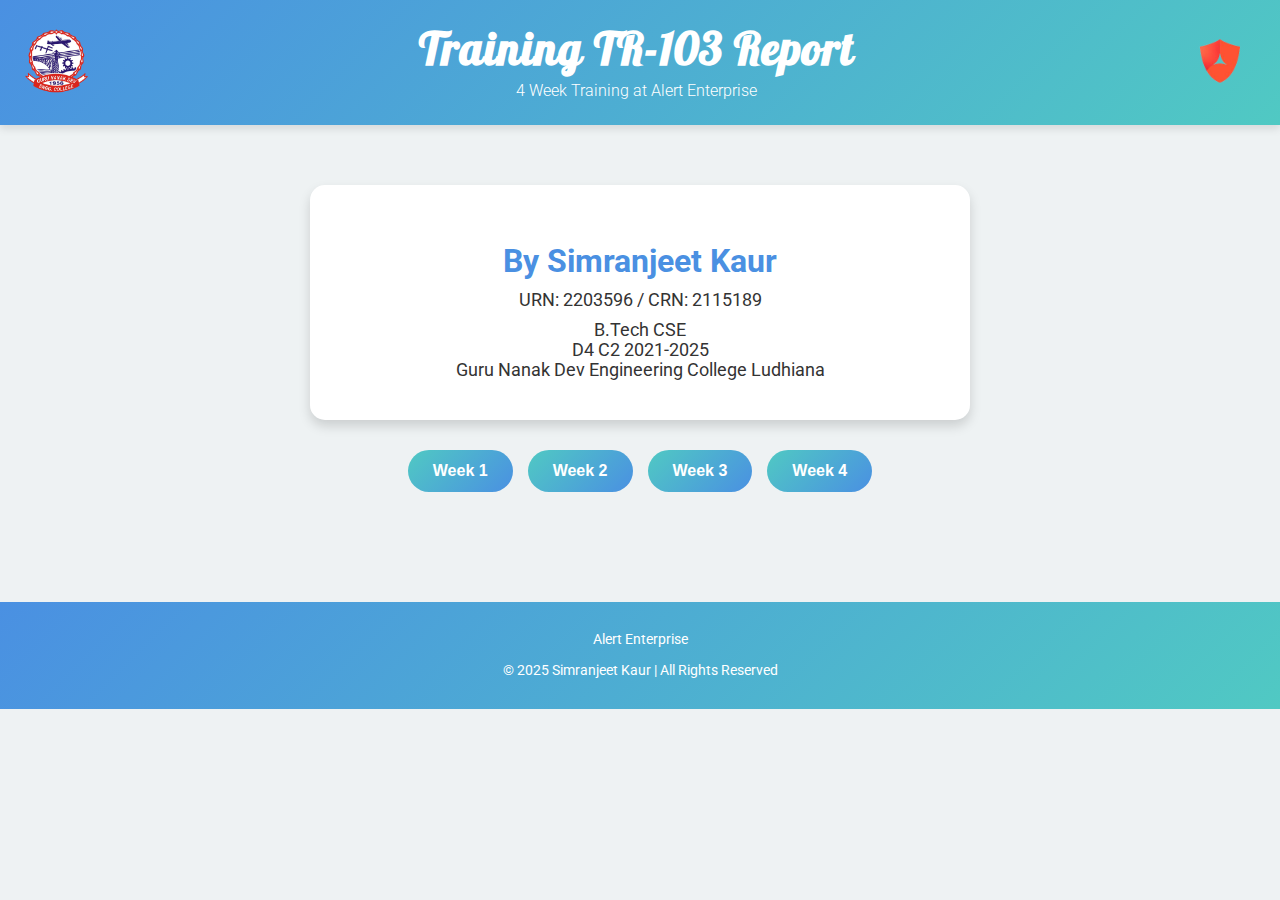
<file: index.html>
<!DOCTYPE html>
<html lang="en">
<head>
    <meta charset="UTF-8">
    <meta name="viewport" content="width=device-width, initial-scale=1.0">
    <title>Training TR-103</title>
    <link href="https://fonts.googleapis.com/css2?family=Roboto:wght@400;700&family=Lobster&display=swap" rel="stylesheet">
    <style>
        body {
            margin: 0;
            font-family: 'Roboto', sans-serif;
            background-color: #eef2f3;
            color: #333;
        }

        .header {
            display: flex;
            justify-content: space-between;
            align-items: center;
            padding: 20px;
            background: linear-gradient(135deg, #4a90e2, #50c9c3);
            color: #fff;
            box-shadow: 0 4px 8px rgba(0, 0, 0, 0.1);
        }

        .header-logo img {
            height: 80px; /* Increased size */
            width: auto; /* Maintain aspect ratio */
        }

        .header-text {
            text-align: center;
        }

        .header-text h1 {
            margin: 0;
            font-family: 'Lobster', cursive;
            font-size: 2.8rem;
            letter-spacing: 1px;
        }

        .header-text p {
            margin: 5px 0;
            font-weight: 300;
            font-size: 1rem;
        }

        main {
            padding: 40px 20px;
            text-align: center;
        }

        .about {
            background: #fff;
            padding: 30px;
            margin: 20px auto;
            border-radius: 15px;
            box-shadow: 0 6px 12px rgba(0, 0, 0, 0.15);
            max-width: 600px;
        }

        .about h2 {
            font-size: 2rem;
            color: #4a90e2;
            margin-bottom: 10px;
        }

        .about p {
            margin: 10px 0;
            font-size: 1.1rem;
        }

        .weeks-container {
            display: flex;
            flex-wrap: wrap;
            justify-content: center;
            gap: 15px;
            margin: 30px 0;
        }

        .week-btn {
            padding: 12px 25px;
            font-size: 1rem;
            font-weight: bold;
            color: #fff;
            background: linear-gradient(135deg, #50c9c3, #4a90e2);
            border: none;
            border-radius: 25px;
            cursor: pointer;
            transition: all 0.3s ease;
        }

        .week-btn:hover {
            background: linear-gradient(135deg, #4a90e2, #50c9c3);
            transform: scale(1.05);
        }

        footer {
            background: linear-gradient(135deg, #4a90e2, #50c9c3);
            color: #fff;
            text-align: center;
            padding: 15px;
            margin-top: 40px;
            font-size: 0.9rem;
        }

       
    </style>
</head>
<body>

    <div class="header">
        <div class="header-logo">
            <img src="gndec.png" alt="GNDEC Logo">
        </div>
        <div class="header-text">
            <h1>Training TR-103 Report</h1>
            <p>4 Week Training at Alert Enterprise</p>
        </div>
        <div class="header-logo">
            <img src="Spectra.png" alt="CSIR Logo">
        </div>
    </div>

    <main>
        <div class="about">
            <h2>By Simranjeet Kaur</h2>
            <p>URN: 2203596 / CRN: 2115189</p>
            <p>B.Tech CSE <br> D4 C2 2021-2025<br> Guru Nanak Dev Engineering College Ludhiana</p>
        </div>

        <div class="weeks-container">
            <button class="week-btn" onclick="window.location.href='week1.html'">Week 1</button>
            <button class="week-btn" onclick="window.location.href='week2.html'">Week 2</button>
            <button class="week-btn" onclick="window.location.href='week3.html'">Week 3</button>
            <button class="week-btn" onclick="window.location.href='week4.html'">Week 4</button>
     
        </div>
    </main>

    <footer>
        <p>Alert Enterprise</p>
        <p>&copy; 2025 Simranjeet Kaur | All Rights Reserved</p>
    </footer>

</body>
</html>
</file>
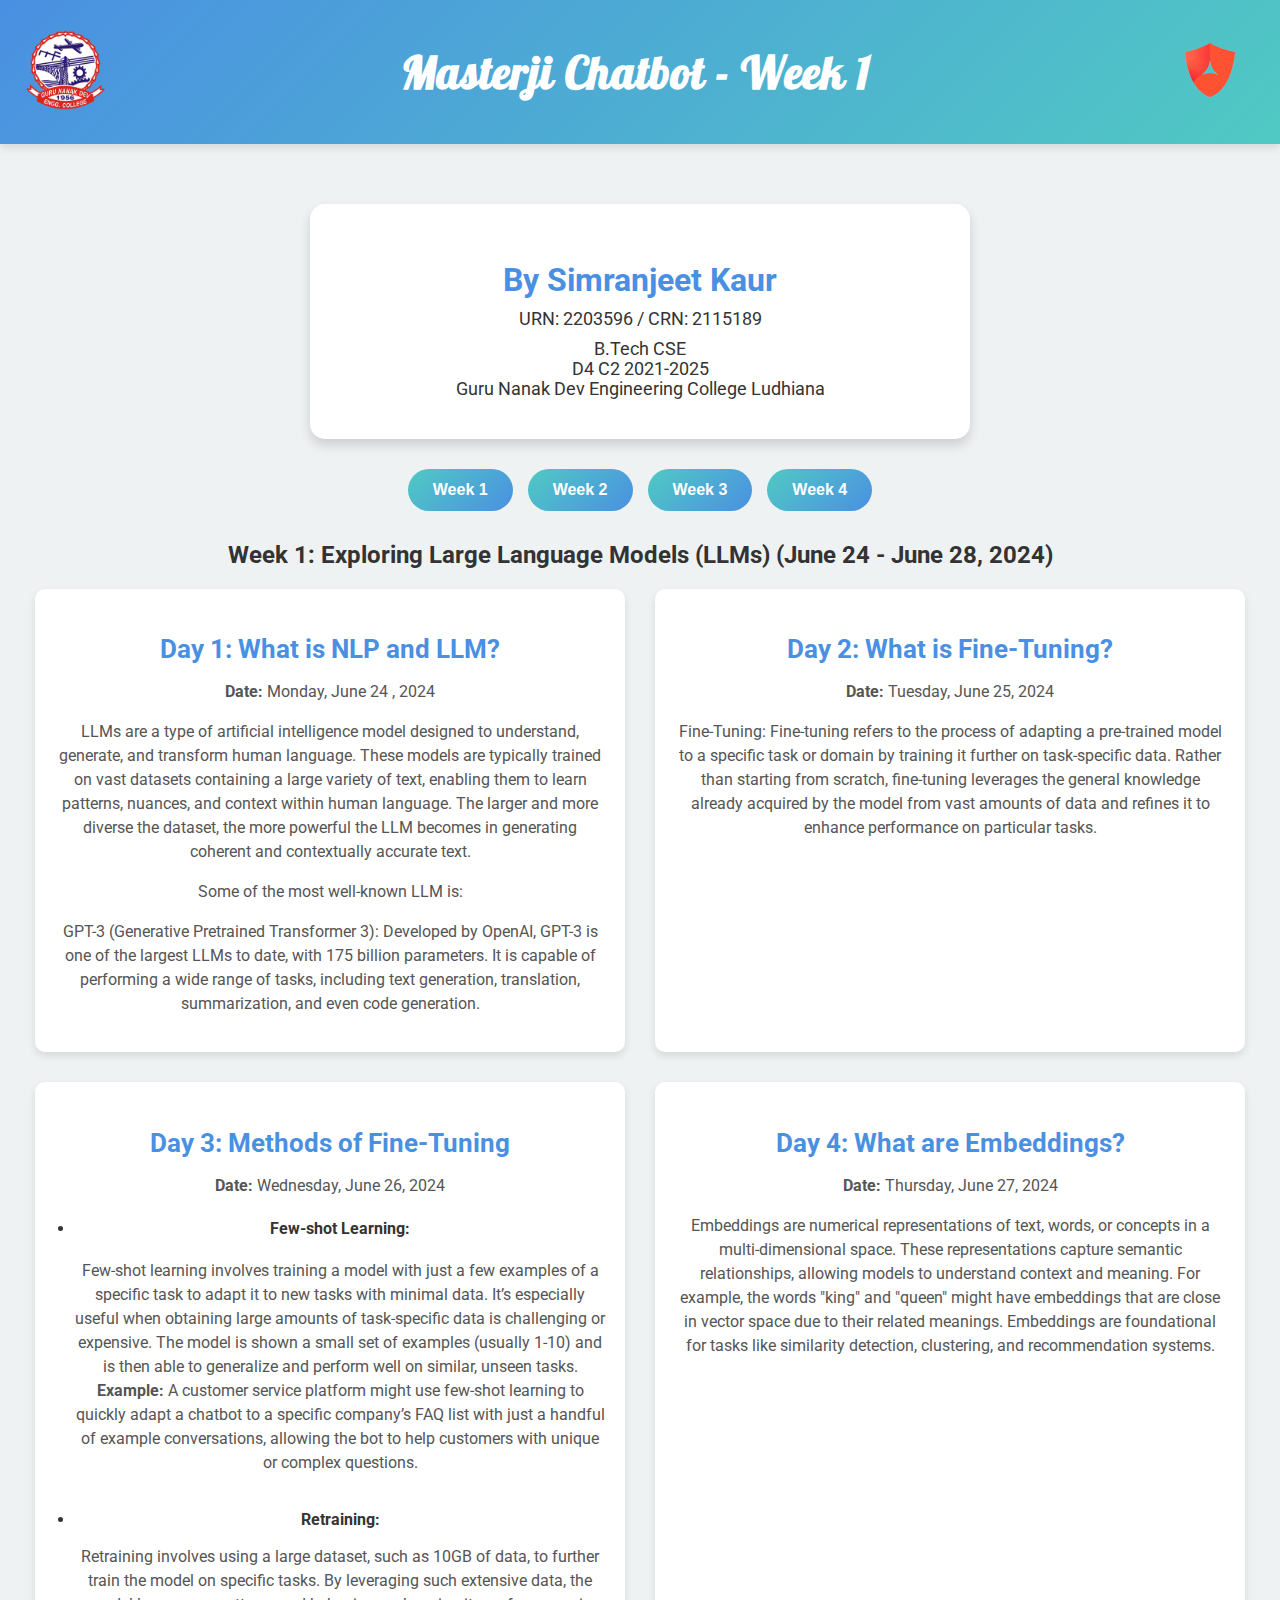
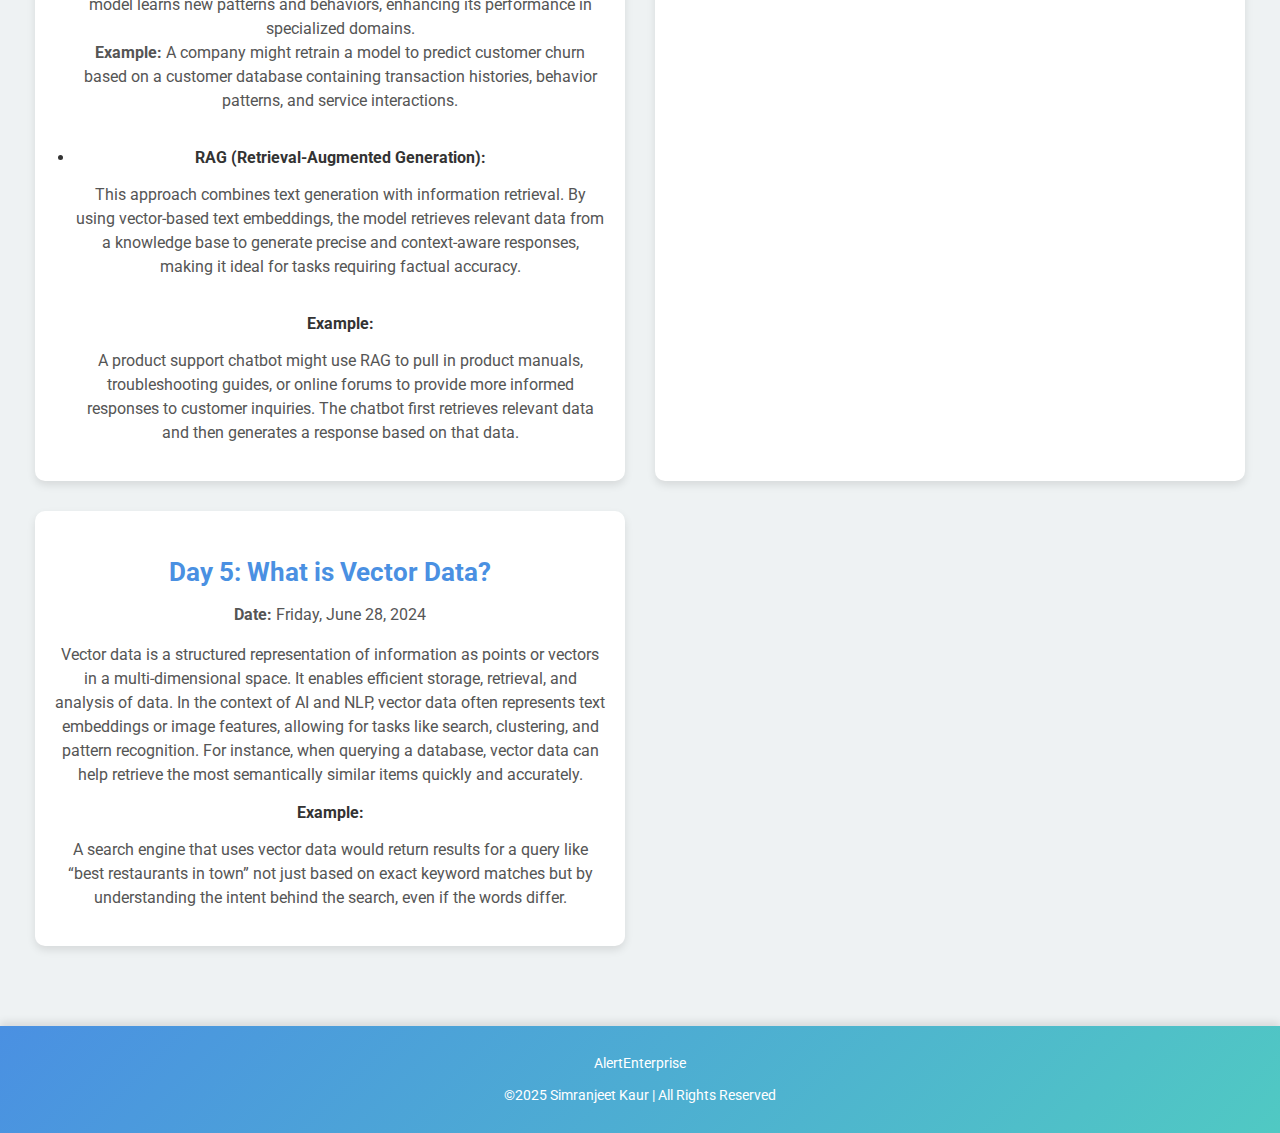
<file: week1.html>
<!DOCTYPE html>
<html lang="en">
<head>
    <meta charset="UTF-8">
    <meta name="viewport" content="width=device-width, initial-scale=1.0">
    <title>Week 1 - Masterji Chatbot</title>
    <link href="https://fonts.googleapis.com/css2?family=Roboto:wght@400;700&family=Lobster&display=swap" rel="stylesheet">
    <link rel="stylesheet" href="style.css">
</head>
<body lang="en">

    <div class="header" lang="en">
        <div class="header-logo" lang="en">
            <img src="gndec.png" alt="GNDEC Logo">
        </div>

        <div class="header-text" lang="en">
            <h1>Masterji Chatbot - Week 1</h1>
        </div>

        <div class="header-logo" lang="en">
            <img src="Spectra.png" alt="Spectra Logo">
        </div>
    </div>

    <main lang="en">
         <div class="about">
            <h2>By Simranjeet Kaur</h2>
            <p>URN: 2203596 / CRN: 2115189</p>
            <p>B.Tech CSE <br> D4 C2 2021-2025<br> Guru Nanak Dev Engineering College Ludhiana</p>
        </div>

        <div class="weeks-container">
            <button class="week-btn" onclick="window.location.href='week1.html'">Week 1</button>
            <button class="week-btn" onclick="window.location.href='week2.html'">Week 2</button>
            <button class="week-btn" onclick="window.location.href='week3.html'">Week 3</button>
            <button class="week-btn" onclick="window.location.href='week4.html'">Week 4</button>
     
        </div>
        <section class="week-container" lang="en">
            <h2 lang="en">Week 1: Exploring Large Language Models (LLMs) (June 24 - June 28, 2024)</h2>
            
            <div class="days-container" lang="en">
                <div class="day" lang="en">
                    <h3 lang="en">Day 1:  What is NLP and LLM?</h3>
                    <p lang="en"><strong lang="en">Date:</strong> Monday, June 24 , 2024</p>
                    <p lang="en">LLMs are a type of artificial intelligence model designed to understand, generate, and transform human language. These models are typically trained on vast datasets containing a large variety of text, enabling them to learn patterns, nuances, and context within human language. The larger and more diverse the dataset, the more powerful the LLM becomes in generating coherent and contextually accurate text.</p>
                    <p lang="en">Some of the most well-known LLM is:</p>
                    <p lang="en">GPT-3 (Generative Pretrained Transformer 3): Developed by OpenAI, GPT-3 is one of the largest LLMs to date, with 175 billion parameters. It is capable of performing a wide range of tasks, including text generation, translation, summarization, and even code generation.</p>
                </div>

                <div class="day" lang="en">
                    <h3 lang="en">Day 2: What is Fine-Tuning?</h3>
                    <p lang="en"><strong lang="en">Date:</strong> Tuesday, June 25, 2024</p>
                    <p lang="en">Fine-Tuning: Fine-tuning refers to the process of adapting a pre-trained model to a specific task or domain by training it further on task-specific data. Rather than starting from scratch, fine-tuning leverages the general knowledge already acquired by the model from vast amounts of data and refines it to enhance performance on particular tasks.</p>
                </div>

                <div class="day" lang="en">
                    <h3 lang="en">Day 3: Methods of Fine-Tuning</h3>
                    <p lang="en"><strong lang="en">Date:</strong> Wednesday, June 26, 2024</p>
                    <ul lang="en">
                        <li lang="en"><h4 lang="en">Few-shot Learning:</h4>
                            <p lang="en">Few-shot learning involves training a model with just a few examples of a specific task to adapt it to new tasks with minimal data. It’s especially useful when obtaining large amounts of task-specific data is challenging or expensive. The model is shown a small set of examples (usually 1-10) and is then able to generalize and perform well on similar, unseen tasks.
                            <br><strong lang="en">Example:</strong> A customer service platform might use few-shot learning to quickly adapt a chatbot to a specific company’s FAQ list with just a handful of example conversations, allowing the bot to help customers with unique or complex questions.
                           </p> 
                        </li>
                        <br>
                        <li lang="en"><strong lang="en">Retraining:</strong>
                            <p lang="en">Retraining involves using a large dataset, such as 10GB of data, to further train the model on specific tasks. By leveraging such extensive data, the model learns new patterns and behaviors, enhancing its performance in specialized domains.
                            <br><strong lang="en">Example:</strong> A company might retrain a model to predict customer churn based on a customer database containing transaction histories, behavior patterns, and service interactions.
                            </p>
                        </li>
                        <br>
                        <li lang="en"><strong lang="en">RAG (Retrieval-Augmented Generation):</strong>
                            <p lang="en">This approach combines text generation with information retrieval. By using vector-based text embeddings, the model retrieves relevant data from a knowledge base to generate precise and context-aware responses, making it ideal for tasks requiring factual accuracy.
                            </p><br><strong lang="en">Example:</strong> <p lang="en">A product support chatbot might use RAG to pull in product manuals, troubleshooting guides, or online forums to provide more informed responses to customer inquiries. The chatbot first retrieves relevant data and then generates a response based on that data.
                            </p>
                        </li>
                    </ul>
                </div>

                <div class="day" lang="en">
                    <h3 lang="en">Day 4: What are Embeddings?</h3>
                    <p lang="en"><strong lang="en">Date:</strong> Thursday, June 27, 2024</p>
                    <p lang="en">Embeddings are numerical representations of text, words, or concepts in a multi-dimensional space. These representations capture semantic relationships, allowing models to understand context and meaning. For example, the words "king" and "queen" might have embeddings that are close in vector space due to their related meanings. Embeddings are foundational for tasks like similarity detection, clustering, and recommendation systems.</p>
                </div>

                <div class="day" lang="en">
                    <h3 lang="en">Day 5: What is Vector Data?</h3>
                    <p lang="en"><strong lang="en">Date:</strong> Friday, June 28, 2024</p>
                    <p lang="en">Vector data is a structured representation of information as points or vectors in a multi-dimensional space. It enables efficient storage, retrieval, and analysis of data. In the context of AI and NLP, vector data often represents text embeddings or image features, allowing for tasks like search, clustering, and pattern recognition. For instance, when querying a database, vector data can help retrieve the most semantically similar items quickly and accurately.</p>
                    <strong lang="en">Example:</strong><p lang="en">A search engine that uses vector data would return results for a query like “best restaurants in town” not just based on exact keyword matches but by understanding the intent behind the search, even if the words differ.</p>
                </div>
            </div>
        </section>
    </main>

    <footer lang="en">
        <p lang="en">AlertEnterprise</p>
        <p lang="en">&copy;2025 Simranjeet Kaur | All Rights Reserved</p>
    </footer>

</body>
</html>
</file>
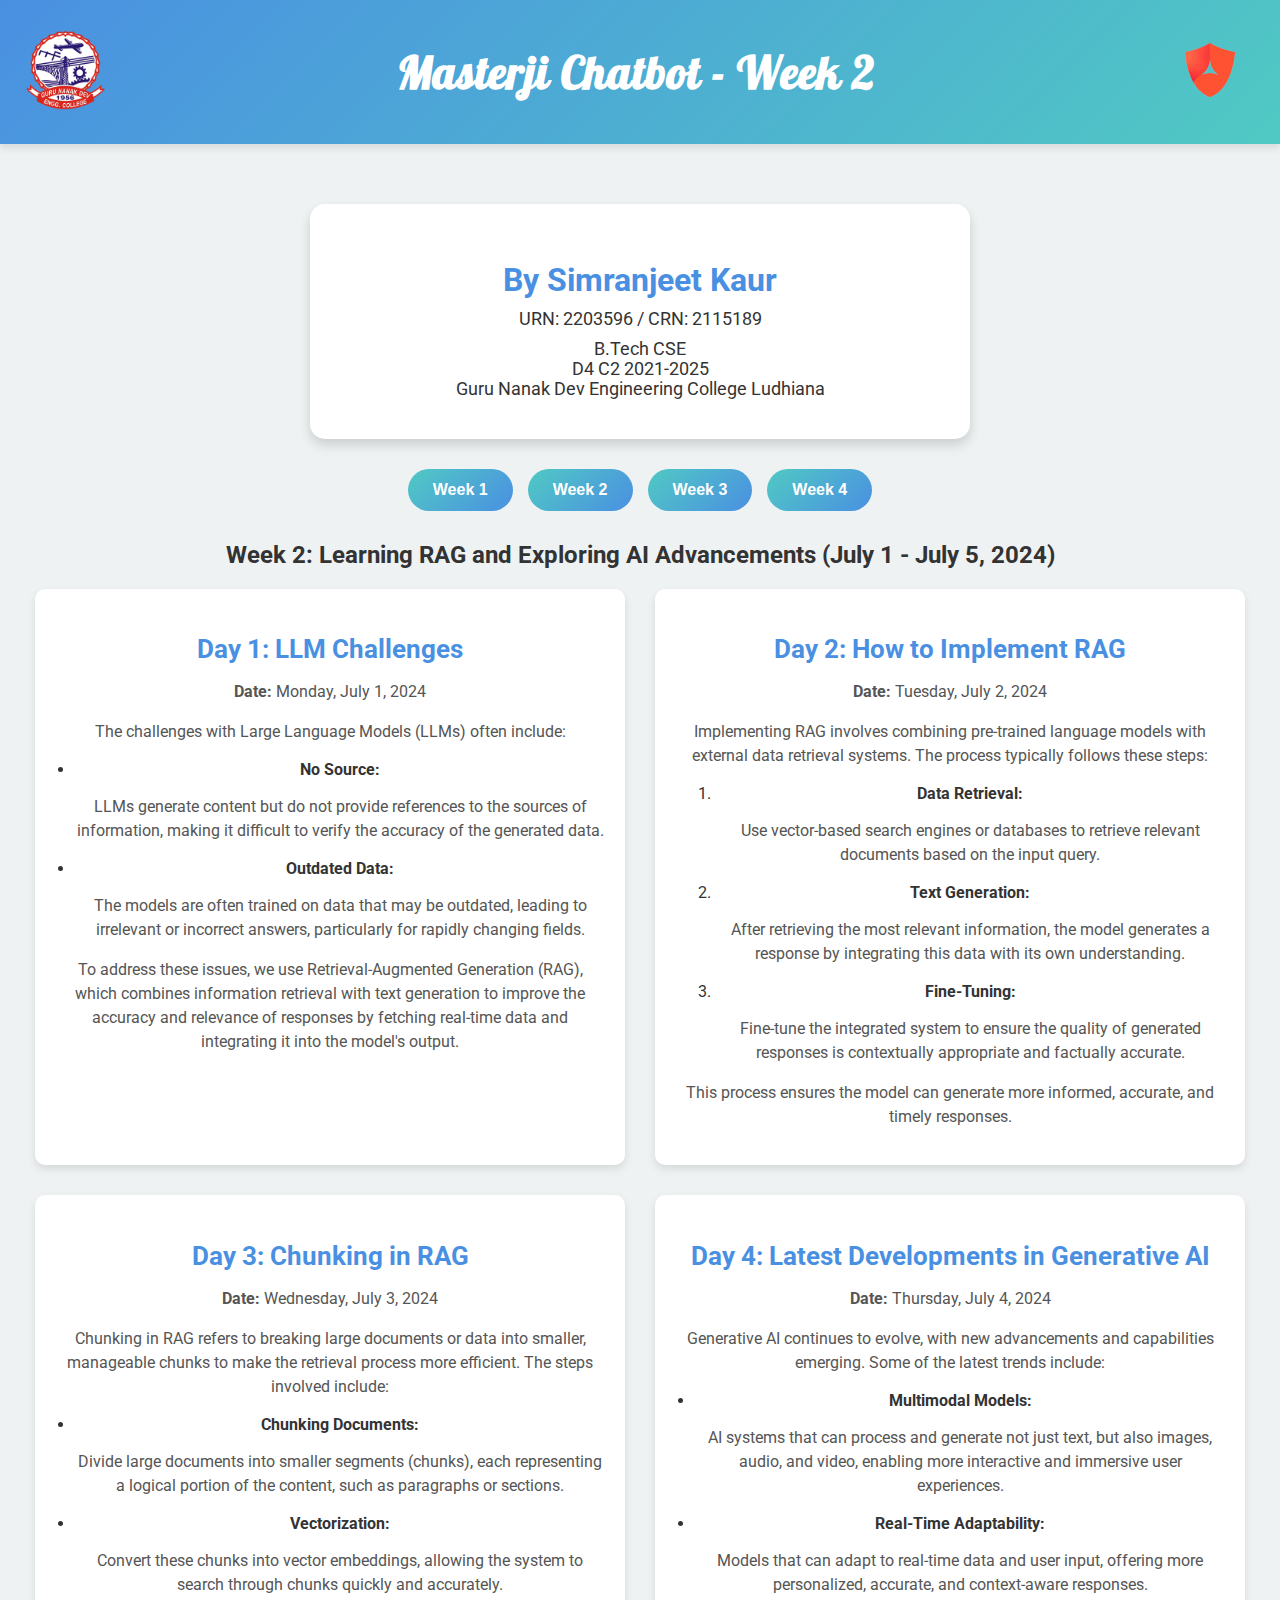
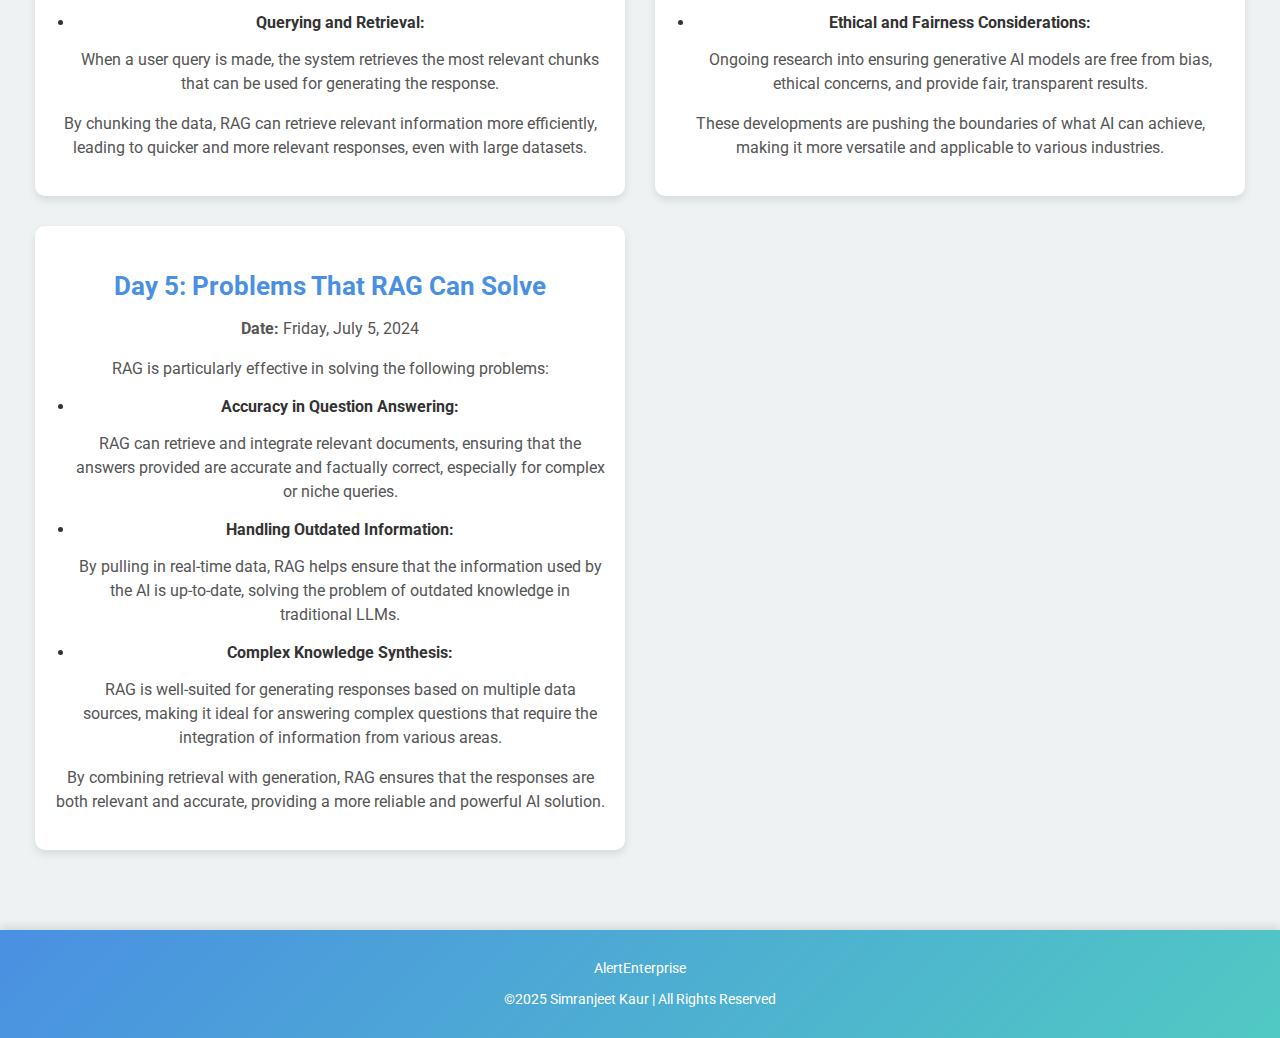
<file: week2.html>
<!DOCTYPE html>
<html lang="en">
<head>
    <meta charset="UTF-8">
    <meta name="viewport" content="width=device-width, initial-scale=1.0">
    <title>Week 2 - Masterji Chatbot</title>
    <link href="https://fonts.googleapis.com/css2?family=Roboto:wght@400;700&family=Lobster&display=swap" rel="stylesheet">
    <link rel="stylesheet" href="style.css">
</head>
<body lang="en">

    <div class="header" lang="en">
        <div class="header-logo" lang="en">
            <img src="gndec.png" alt="GNDEC Logo">
        </div>

        <div class="header-text" lang="en">
            <h1>Masterji Chatbot - Week 2</h1>
        </div>

        <div class="header-logo" lang="en">
            <img src="Spectra.png" alt="Spectra Logo">
        </div>
    </div>

   <main lang="en">
         <div class="about">
            <h2>By Simranjeet Kaur</h2>
            <p>URN: 2203596 / CRN: 2115189</p>
            <p>B.Tech CSE <br> D4 C2 2021-2025<br> Guru Nanak Dev Engineering College Ludhiana</p>
        </div>

        <div class="weeks-container">
            <button class="week-btn" onclick="window.location.href='week1.html'">Week 1</button>
            <button class="week-btn" onclick="window.location.href='week2.html'">Week 2</button>
            <button class="week-btn" onclick="window.location.href='week3.html'">Week 3</button>
            <button class="week-btn" onclick="window.location.href='week4.html'">Week 4</button>
     
        </div>
        <section class="week-container">
            <h2>Week 2: Learning RAG and Exploring AI Advancements (July 1 - July 5, 2024)</h2></h2>
            
            <div class="days-container">
                <div class="day">
                    <h3>Day 1: LLM Challenges</h3>
                    <p><strong>Date:</strong> Monday, July 1, 2024</p>
                    <p>The challenges with Large Language Models (LLMs) often include:</p>
                    <p><ul>
                        <li><strong>No Source:</strong> <p>LLMs generate content but do not provide references to the sources of information, making it difficult to verify the accuracy of the generated data.</li>
                        </p><li><strong>Outdated Data:</strong><p> The models are often trained on data that may be outdated, leading to irrelevant or incorrect answers, particularly for rapidly changing fields.</li>
                    </p></ul></p>
                    </p></ul></p>
                    <p>To address these issues, we use Retrieval-Augmented Generation (RAG), which combines information retrieval with text generation to improve the accuracy and relevance of responses by fetching real-time data and integrating it into the model's output.</p>
                </div>

                <div class="day">
                    <h3>Day 2: How to Implement RAG</h3>
                    <p><strong>Date:</strong> Tuesday, July 2, 2024</p>
                    <p>Implementing RAG involves combining pre-trained language models with external data retrieval systems. The process typically follows these steps:</p>
                    <p><ol>
                        <li><strong>Data Retrieval:</strong> <p>Use vector-based search engines or databases to retrieve relevant documents based on the input query.</li>
                        </p><li><strong>Text Generation:</strong><p> After retrieving the most relevant information, the model generates a response by integrating this data with its own understanding.</li>
                       </p> <li><strong>Fine-Tuning:</strong> <p>Fine-tune the integrated system to ensure the quality of generated responses is contextually appropriate and factually accurate.</li>
                    </p></ol></p>
                    <p>This process ensures the model can generate more informed, accurate, and timely responses.</p>
                </div>

                <div class="day">
                    <h3>Day 3: Chunking in RAG</h3>
                    <p><strong>Date:</strong> Wednesday, July 3, 2024</p>
                    <p>Chunking in RAG refers to breaking large documents or data into smaller, manageable chunks to make the retrieval process more efficient. The steps involved include:</p>
                    <p><ul>
                        <li><strong>Chunking Documents:</strong> <p>Divide large documents into smaller segments (chunks), each representing a logical portion of the content, such as paragraphs or sections.</li>
                       </p> <li><strong>Vectorization:</strong><p> Convert these chunks into vector embeddings, allowing the system to search through chunks quickly and accurately.</li>
                       </p> <li><strong>Querying and Retrieval:</strong><p> When a user query is made, the system retrieves the most relevant chunks that can be used for generating the response.</li>
                    </p></ul></p>
                    <p>By chunking the data, RAG can retrieve relevant information more efficiently, leading to quicker and more relevant responses, even with large datasets.</p>
                </div>

                <div class="day">
                    <h3>Day 4: Latest Developments in Generative AI</h3>
                    <p><strong>Date:</strong> Thursday, July 4, 2024</p>
                    <p>Generative AI continues to evolve, with new advancements and capabilities emerging. Some of the latest trends include:</p>
                    <p><ul>
                        <li><strong>Multimodal Models:</strong><p> AI systems that can process and generate not just text, but also images, audio, and video, enabling more interactive and immersive user experiences.</li>
                        </p><li><strong>Real-Time Adaptability:</strong> <p>Models that can adapt to real-time data and user input, offering more personalized, accurate, and context-aware responses.</li>
                        </p><li><strong>Ethical and Fairness Considerations:</strong><p> Ongoing research into ensuring generative AI models are free from bias, ethical concerns, and provide fair, transparent results.</li>
                    </p></ul></p>
                    <p>These developments are pushing the boundaries of what AI can achieve, making it more versatile and applicable to various industries.</p>
                </div>

                <div class="day">
                    <h3>Day 5: Problems That RAG Can Solve</h3>
                    <p><strong>Date:</strong> Friday, July 5, 2024</p>
                    <p>RAG is particularly effective in solving the following problems:</p>
                    <p><ul>
                        <li><strong>Accuracy in Question Answering:</strong><p> RAG can retrieve and integrate relevant documents, ensuring that the answers provided are accurate and factually correct, especially for complex or niche queries.</li>
                       </p> <li><strong>Handling Outdated Information:</strong> <p>By pulling in real-time data, RAG helps ensure that the information used by the AI is up-to-date, solving the problem of outdated knowledge in traditional LLMs.</li>
                        </p><li><strong>Complex Knowledge Synthesis:</strong><p> RAG is well-suited for generating responses based on multiple data sources, making it ideal for answering complex questions that require the integration of information from various areas.</li>
                    </p></ul></p>
                    <p>By combining retrieval with generation, RAG ensures that the responses are both relevant and accurate, providing a more reliable and powerful AI solution.</p>
                </div>

            </div>
        </section>
    </main>

  
    <footer lang="en">
        <p lang="en">AlertEnterprise</p>
        <p lang="en">&copy;2025 Simranjeet Kaur | All Rights Reserved</p>
    </footer>
</body>
</html>
</file>
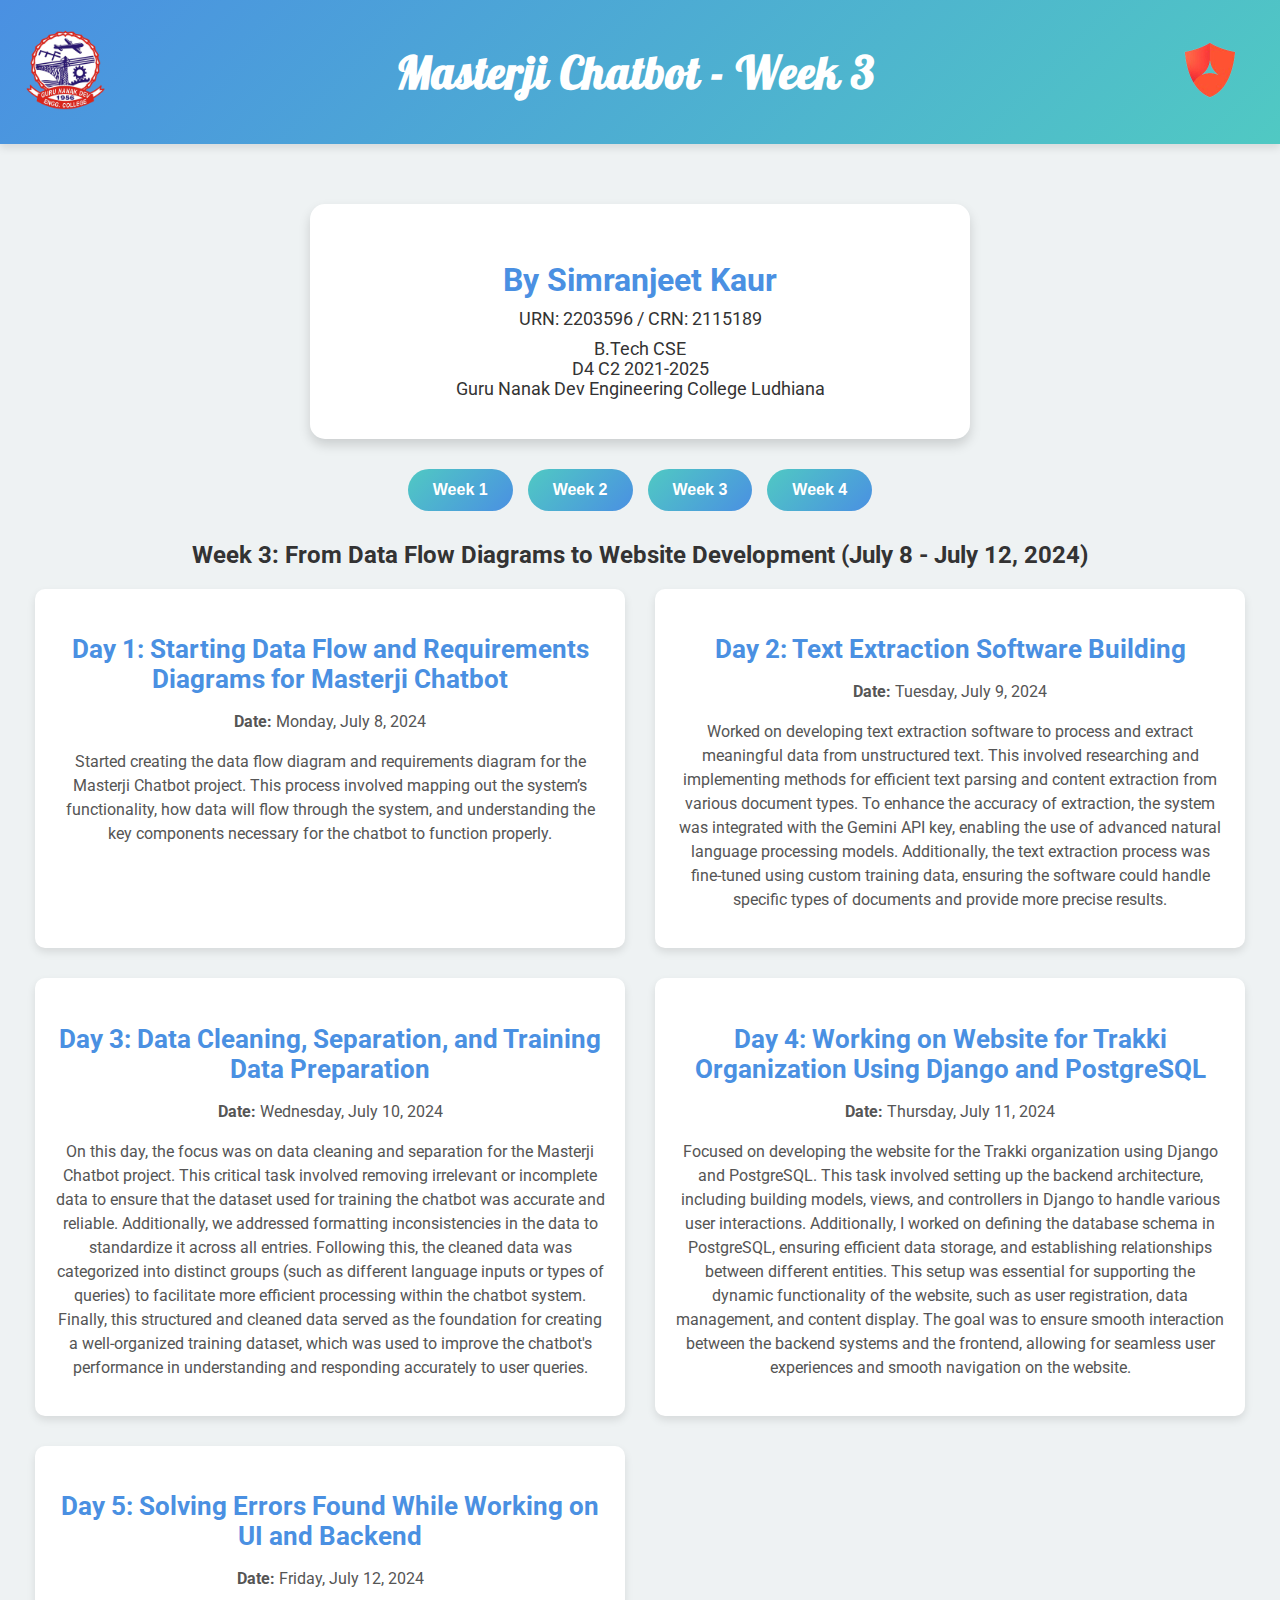
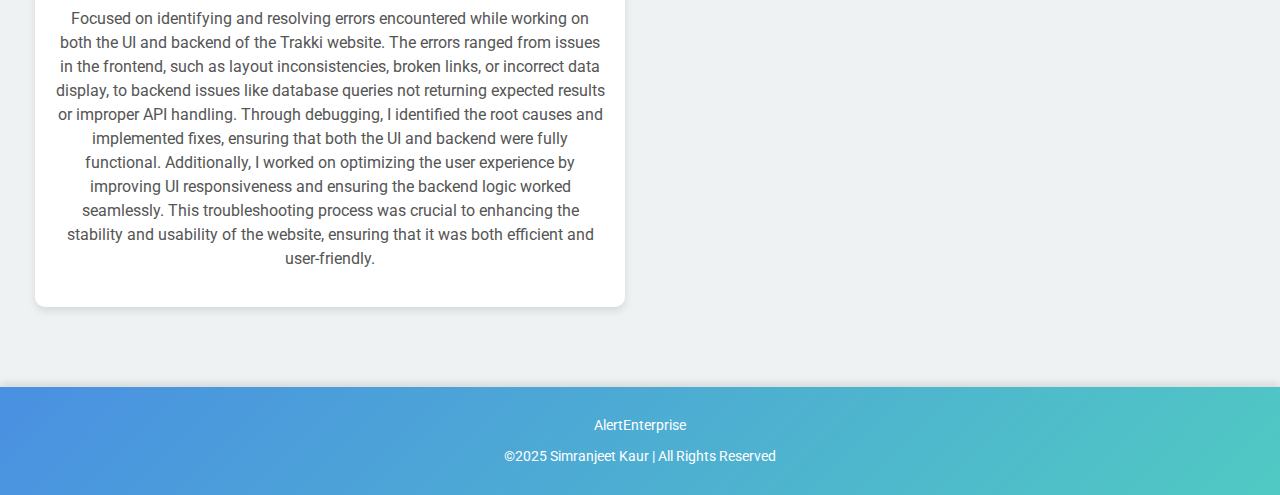
<file: week3.html>
<!DOCTYPE html>
<html lang="en">
<head>
    <meta charset="UTF-8">
    <meta name="viewport" content="width=device-width, initial-scale=1.0">
    <title>Week 3 - Masterji Chatbot</title>
    <link href="https://fonts.googleapis.com/css2?family=Roboto:wght@400;700&family=Lobster&display=swap" rel="stylesheet">
    <link rel="stylesheet" href="style.css">
</head>
<body lang="en">

    <div class="header" lang="en">
        <div class="header-logo" lang="en">
            <img src="gndec.png" alt="GNDEC Logo">
        </div>

        <div class="header-text" lang="en">
            <h1>Masterji Chatbot - Week 3</h1>
        </div>

        <div class="header-logo" lang="en">
            <img src="Spectra.png" alt="Spectra Logo">
        </div>
    </div>

   <main lang="en">
         <div class="about">
            <h2>By Simranjeet Kaur</h2>
            <p>URN: 2203596 / CRN: 2115189</p>
            <p>B.Tech CSE <br> D4 C2 2021-2025<br> Guru Nanak Dev Engineering College Ludhiana</p>
        </div>

        <div class="weeks-container">
            <button class="week-btn" onclick="window.location.href='week1.html'">Week 1</button>
            <button class="week-btn" onclick="window.location.href='week2.html'">Week 2</button>
            <button class="week-btn" onclick="window.location.href='week3.html'">Week 3</button>
            <button class="week-btn" onclick="window.location.href='week4.html'">Week 4</button>
     
        </div>
        <section class="week-container">
    <h2>Week 3: From Data Flow Diagrams to Website Development (July 8 - July 12, 2024)</h2>

    <div class="days-container">
        <div class="day">
            <h3>Day 1: Starting Data Flow and Requirements Diagrams for Masterji Chatbot</h3>
            <p><strong>Date:</strong> Monday, July 8, 2024</p>
            <p>Started creating the data flow diagram and requirements diagram for the Masterji Chatbot project. This process involved mapping out the system’s functionality, how data will flow through the system, and understanding the key components necessary for the chatbot to function properly.</p>
        </div>

        <div class="day">
    <h3>Day 2: Text Extraction Software Building</h3>
    <p><strong>Date:</strong> Tuesday, July 9, 2024</p>
    <p>Worked on developing text extraction software to process and extract meaningful data from unstructured text. This involved researching and implementing methods for efficient text parsing and content extraction from various document types. To enhance the accuracy of extraction, the system was integrated with the Gemini API key, enabling the use of advanced natural language processing models. Additionally, the text extraction process was fine-tuned using custom training data, ensuring the software could handle specific types of documents and provide more precise results.</p>
</div>


        <div class="day">
    <h3>Day 3: Data Cleaning, Separation, and Training Data Preparation</h3>
    <p><strong>Date:</strong> Wednesday, July 10, 2024</p>
    <p>On this day, the focus was on data cleaning and separation for the Masterji Chatbot project. This critical task involved removing irrelevant or incomplete data to ensure that the dataset used for training the chatbot was accurate and reliable. Additionally, we addressed formatting inconsistencies in the data to standardize it across all entries. Following this, the cleaned data was categorized into distinct groups (such as different language inputs or types of queries) to facilitate more efficient processing within the chatbot system. Finally, this structured and cleaned data served as the foundation for creating a well-organized training dataset, which was used to improve the chatbot's performance in understanding and responding accurately to user queries.</p>
</div>


        <div class="day">
    <h3>Day 4: Working on Website for Trakki Organization Using Django and PostgreSQL</h3>
    <p><strong>Date:</strong> Thursday, July 11, 2024</p>
    <p>Focused on developing the website for the Trakki organization using Django and PostgreSQL. This task involved setting up the backend architecture, including building models, views, and controllers in Django to handle various user interactions. Additionally, I worked on defining the database schema in PostgreSQL, ensuring efficient data storage, and establishing relationships between different entities. This setup was essential for supporting the dynamic functionality of the website, such as user registration, data management, and content display. The goal was to ensure smooth interaction between the backend systems and the frontend, allowing for seamless user experiences and smooth navigation on the website.</p>
</div>

<div class="day">
    <h3>Day 5: Solving Errors Found While Working on UI and Backend</h3>
    <p><strong>Date:</strong> Friday, July 12, 2024</p>
    <p>Focused on identifying and resolving errors encountered while working on both the UI and backend of the Trakki website. The errors ranged from issues in the frontend, such as layout inconsistencies, broken links, or incorrect data display, to backend issues like database queries not returning expected results or improper API handling. Through debugging, I identified the root causes and implemented fixes, ensuring that both the UI and backend were fully functional. Additionally, I worked on optimizing the user experience by improving UI responsiveness and ensuring the backend logic worked seamlessly. This troubleshooting process was crucial to enhancing the stability and usability of the website, ensuring that it was both efficient and user-friendly.</p>
</div>

            </div>
        </section>
    </main>

    <footer lang="en">
        <p lang="en">AlertEnterprise</p>
        <p lang="en">&copy;2025 Simranjeet Kaur | All Rights Reserved</p>
    </footer>

</body>
</html>
</file>
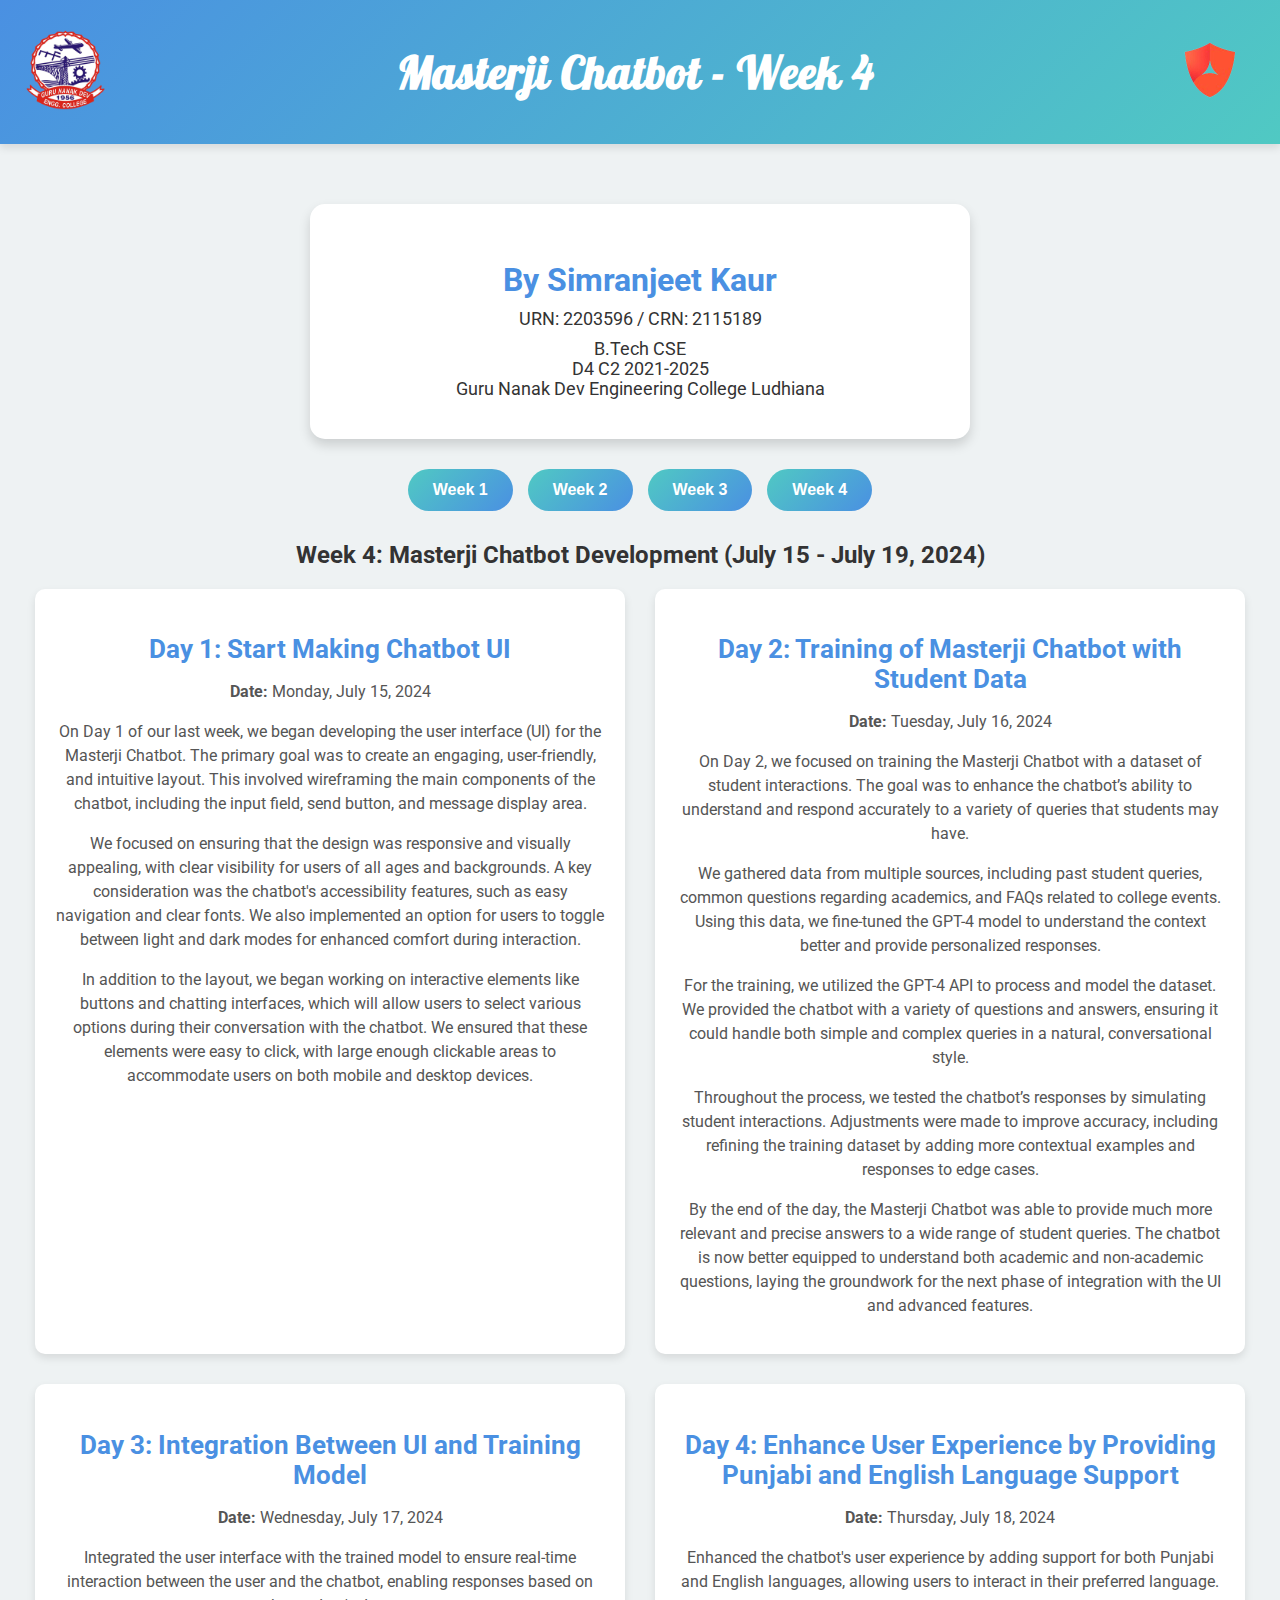
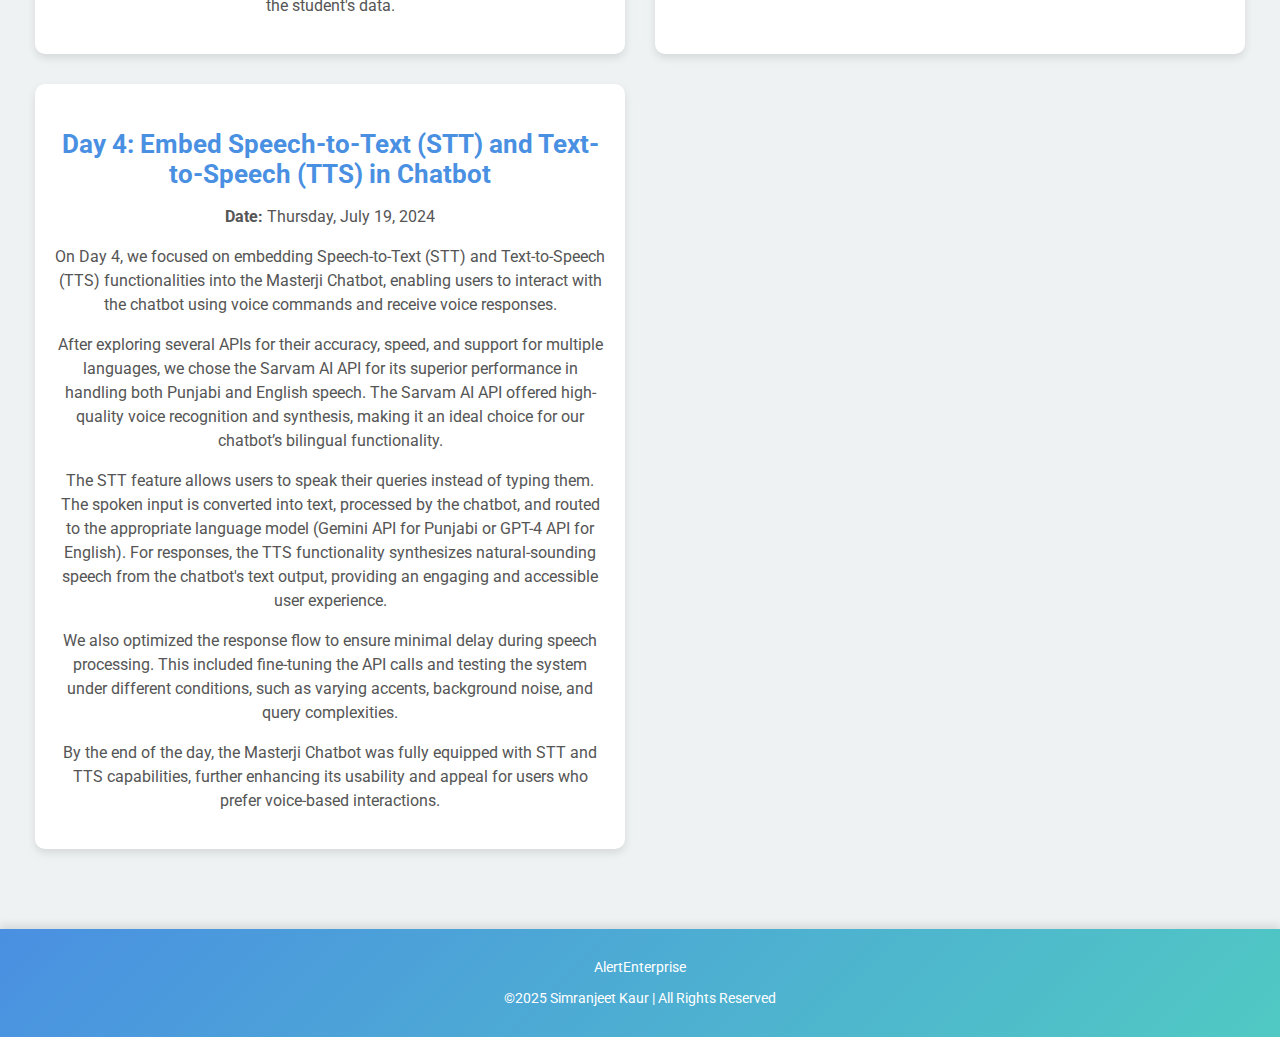
<file: week4.html>
<!DOCTYPE html>
<html lang="en">
<head>
    <meta charset="UTF-8">
    <meta name="viewport" content="width=device-width, initial-scale=1.0">
    <title>Week 4 - Masterji Chatbot</title>
    <link href="https://fonts.googleapis.com/css2?family=Roboto:wght@400;700&family=Lobster&display=swap" rel="stylesheet">
    <link rel="stylesheet" href="style.css">
</head>
<body lang="en">

    <div class="header" lang="en">
        <div class="header-logo" lang="en">
            <img src="gndec.png" alt="GNDEC Logo">
        </div>

        <div class="header-text" lang="en">
            <h1>Masterji Chatbot - Week 4</h1>
        </div>

        <div class="header-logo" lang="en">
            <img src="Spectra.png" alt="Spectra Logo">
        </div>
    </div>

   <main lang="en">
         <div class="about">
            <h2>By Simranjeet Kaur</h2>
            <p>URN: 2203596 / CRN: 2115189</p>
            <p>B.Tech CSE <br> D4 C2 2021-2025<br> Guru Nanak Dev Engineering College Ludhiana</p>
        </div>

        <div class="weeks-container">
            <button class="week-btn" onclick="window.location.href='week1.html'">Week 1</button>
            <button class="week-btn" onclick="window.location.href='week2.html'">Week 2</button>
            <button class="week-btn" onclick="window.location.href='week3.html'">Week 3</button>
            <button class="week-btn" onclick="window.location.href='week4.html'">Week 4</button>
     
        </div>

        <section class="week-container">
            <h2>Week 4: Masterji Chatbot Development (July 15 - July 19, 2024)</h2>

            <div class="days-container">
                <div class="day">
    <h3>Day 1: Start Making Chatbot UI</h3>
    <p><strong>Date:</strong> Monday, July 15, 2024</p>
    <p>On Day 1 of our last week, we began developing the user interface (UI) for the Masterji Chatbot. The primary goal was to create an engaging, user-friendly, and intuitive layout. This involved wireframing the main components of the chatbot, including the input field, send button, and message display area.</p>
    <p>We focused on ensuring that the design was responsive and visually appealing, with clear visibility for users of all ages and backgrounds. A key consideration was the chatbot's accessibility features, such as easy navigation and clear fonts. We also implemented an option for users to toggle between light and dark modes for enhanced comfort during interaction.</p>
   <p>In addition to the layout, we began working on interactive elements like buttons and chatting interfaces, which will allow users to select various options during their conversation with the chatbot. We ensured that these elements were easy to click, with large enough clickable areas to accommodate users on both mobile and desktop devices.</p>
</div>


               <div class="day">
    <h3>Day 2: Training of Masterji Chatbot with Student Data</h3>
    <p><strong>Date:</strong> Tuesday, July 16, 2024</p>
    <p>On Day 2, we focused on training the Masterji Chatbot with a dataset of student interactions. The goal was to enhance the chatbot’s ability to understand and respond accurately to a variety of queries that students may have.</p>
    <p>We gathered data from multiple sources, including past student queries, common questions regarding academics, and FAQs related to college events. Using this data, we fine-tuned the GPT-4 model to understand the context better and provide personalized responses.</p>
    <p>For the training, we utilized the GPT-4 API to process and model the dataset. We provided the chatbot with a variety of questions and answers, ensuring it could handle both simple and complex queries in a natural, conversational style.</p>
    <p>Throughout the process, we tested the chatbot’s responses by simulating student interactions. Adjustments were made to improve accuracy, including refining the training dataset by adding more contextual examples and responses to edge cases.</p>
    <p>By the end of the day, the Masterji Chatbot was able to provide much more relevant and precise answers to a wide range of student queries. The chatbot is now better equipped to understand both academic and non-academic questions, laying the groundwork for the next phase of integration with the UI and advanced features.</p>
</div>


                <div class="day">
                    <h3>Day 3: Integration Between UI and Training Model</h3>
                    <p><strong>Date:</strong> Wednesday, July 17, 2024</p>
                    <p>Integrated the user interface with the trained model to ensure real-time interaction between the user and the chatbot, enabling responses based on the student's data.</p>
                </div>

                

               <div class="day">
                    <h3>Day 4: Enhance User Experience by Providing Punjabi and English Language Support</h3>
                    <p><strong>Date:</strong> Thursday, July 18, 2024</p>
                    <p>Enhanced the chatbot's user experience by adding support for both Punjabi and English languages, allowing users to interact in their preferred language.</p>
                </div>

<div class="day">
    <h3>Day 4: Embed Speech-to-Text (STT) and Text-to-Speech (TTS) in Chatbot</h3>
    <p><strong>Date:</strong> Thursday, July 19, 2024</p>
    <p>On Day 4, we focused on embedding Speech-to-Text (STT) and Text-to-Speech (TTS) functionalities into the Masterji Chatbot, enabling users to interact with the chatbot using voice commands and receive voice responses.</p>
    <p>After exploring several APIs for their accuracy, speed, and support for multiple languages, we chose the Sarvam AI API for its superior performance in handling both Punjabi and English speech. The Sarvam AI API offered high-quality voice recognition and synthesis, making it an ideal choice for our chatbot’s bilingual functionality.</p>
    <p>The STT feature allows users to speak their queries instead of typing them. The spoken input is converted into text, processed by the chatbot, and routed to the appropriate language model (Gemini API for Punjabi or GPT-4 API for English). For responses, the TTS functionality synthesizes natural-sounding speech from the chatbot's text output, providing an engaging and accessible user experience.</p>
    <p>We also optimized the response flow to ensure minimal delay during speech processing. This included fine-tuning the API calls and testing the system under different conditions, such as varying accents, background noise, and query complexities.</p>
    <p>By the end of the day, the Masterji Chatbot was fully equipped with STT and TTS capabilities, further enhancing its usability and appeal for users who prefer voice-based interactions.</p>
</div>


              
            </div>
        </section>
    </main>

    <footer lang="en">
        <p lang="en">AlertEnterprise</p>
        <p lang="en">&copy;2025 Simranjeet Kaur | All Rights Reserved</p>
    </footer>
</body>
</html>
</file>
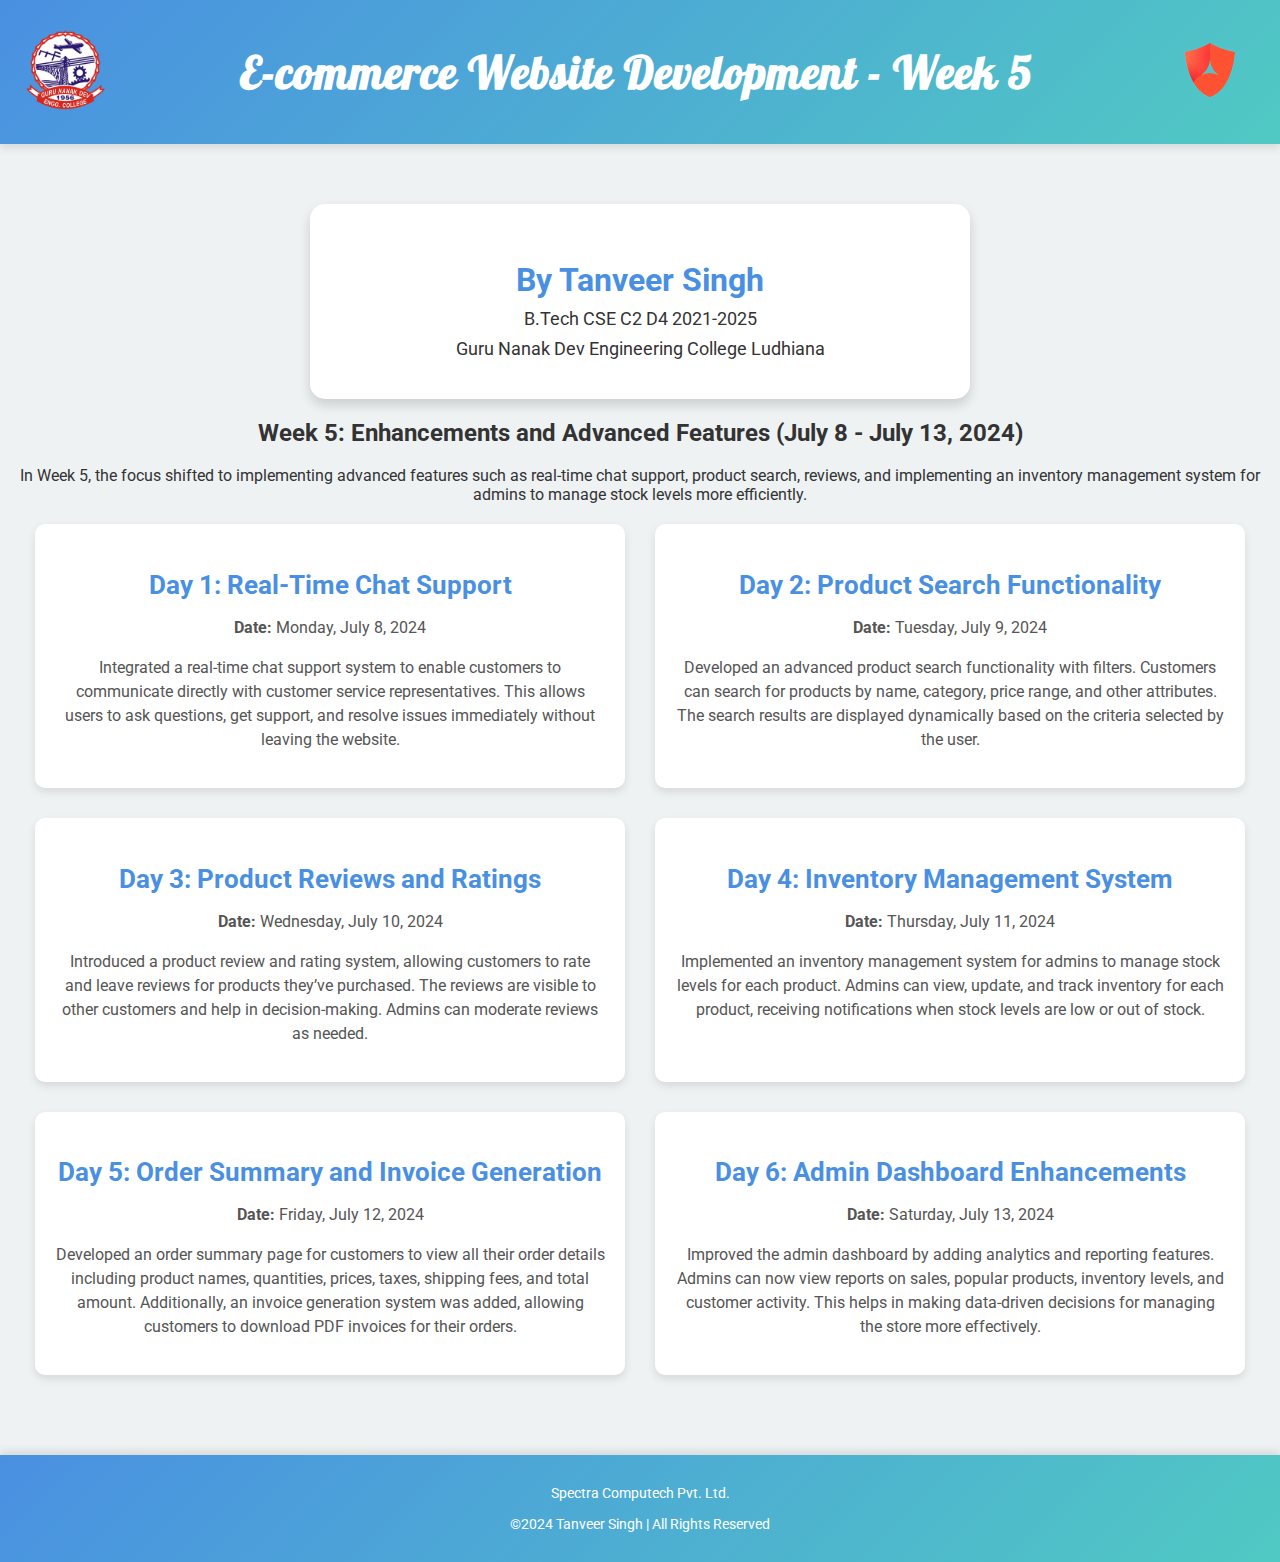
<file: week5.html>
<!DOCTYPE html>
<html lang="en">
<head>
    <meta charset="UTF-8">
    <meta name="viewport" content="width=device-width, initial-scale=1.0">
    <title>Week 5 - E-commerce Website Development</title>
    <link href="https://fonts.googleapis.com/css2?family=Roboto:wght@400;700&family=Lobster&display=swap" rel="stylesheet">
    <link rel="stylesheet" href="style.css">
</head>
<body>

    <div class="header">
        <div class="header-logo">
            <img src="gndec.png" alt="GNDEC Logo">
        </div>

        <div class="header-text">
            <h1>E-commerce Website Development - Week 5</h1>
        </div>

        <div class="header-logo">
            <img src="Spectra.png" alt="Spectra Logo">
        </div>
    </div>

    <main>
        <section class="about">
            <h2>By Tanveer Singh</h2>
            <p>B.Tech CSE C2 D4 2021-2025</p>
            <p>Guru Nanak Dev Engineering College Ludhiana</p>
        </section>

        <section class="week-container">
            <h2>Week 5: Enhancements and Advanced Features (July 8 - July 13, 2024)</h2>
            <p>In Week 5, the focus shifted to implementing advanced features such as real-time chat support, product search, reviews, and implementing an inventory management system for admins to manage stock levels more efficiently.</p>

            <div class="days-container">
                <div class="day">
                    <h3>Day 1: Real-Time Chat Support</h3>
                    <p><strong>Date:</strong> Monday, July 8, 2024</p>
                    <p>Integrated a real-time chat support system to enable customers to communicate directly with customer service representatives. This allows users to ask questions, get support, and resolve issues immediately without leaving the website.</p>
                </div>

                <div class="day">
                    <h3>Day 2: Product Search Functionality</h3>
                    <p><strong>Date:</strong> Tuesday, July 9, 2024</p>
                    <p>Developed an advanced product search functionality with filters. Customers can search for products by name, category, price range, and other attributes. The search results are displayed dynamically based on the criteria selected by the user.</p>
                </div>

                <div class="day">
                    <h3>Day 3: Product Reviews and Ratings</h3>
                    <p><strong>Date:</strong> Wednesday, July 10, 2024</p>
                    <p>Introduced a product review and rating system, allowing customers to rate and leave reviews for products they’ve purchased. The reviews are visible to other customers and help in decision-making. Admins can moderate reviews as needed.</p>
                </div>

                <div class="day">
                    <h3>Day 4: Inventory Management System</h3>
                    <p><strong>Date:</strong> Thursday, July 11, 2024</p>
                    <p>Implemented an inventory management system for admins to manage stock levels for each product. Admins can view, update, and track inventory for each product, receiving notifications when stock levels are low or out of stock.</p>
                </div>

                <div class="day">
                    <h3>Day 5: Order Summary and Invoice Generation</h3>
                    <p><strong>Date:</strong> Friday, July 12, 2024</p>
                    <p>Developed an order summary page for customers to view all their order details including product names, quantities, prices, taxes, shipping fees, and total amount. Additionally, an invoice generation system was added, allowing customers to download PDF invoices for their orders.</p>
                </div>

                <div class="day">
                    <h3>Day 6: Admin Dashboard Enhancements</h3>
                    <p><strong>Date:</strong> Saturday, July 13, 2024</p>
                    <p>Improved the admin dashboard by adding analytics and reporting features. Admins can now view reports on sales, popular products, inventory levels, and customer activity. This helps in making data-driven decisions for managing the store more effectively.</p>
                </div>
            </div>
        </section>
    </main>

    <footer>
        <p>Spectra Computech Pvt. Ltd.</p>
        <p>&copy;2024 Tanveer Singh | All Rights Reserved</p>
    </footer>

</body>
</html>
</file>
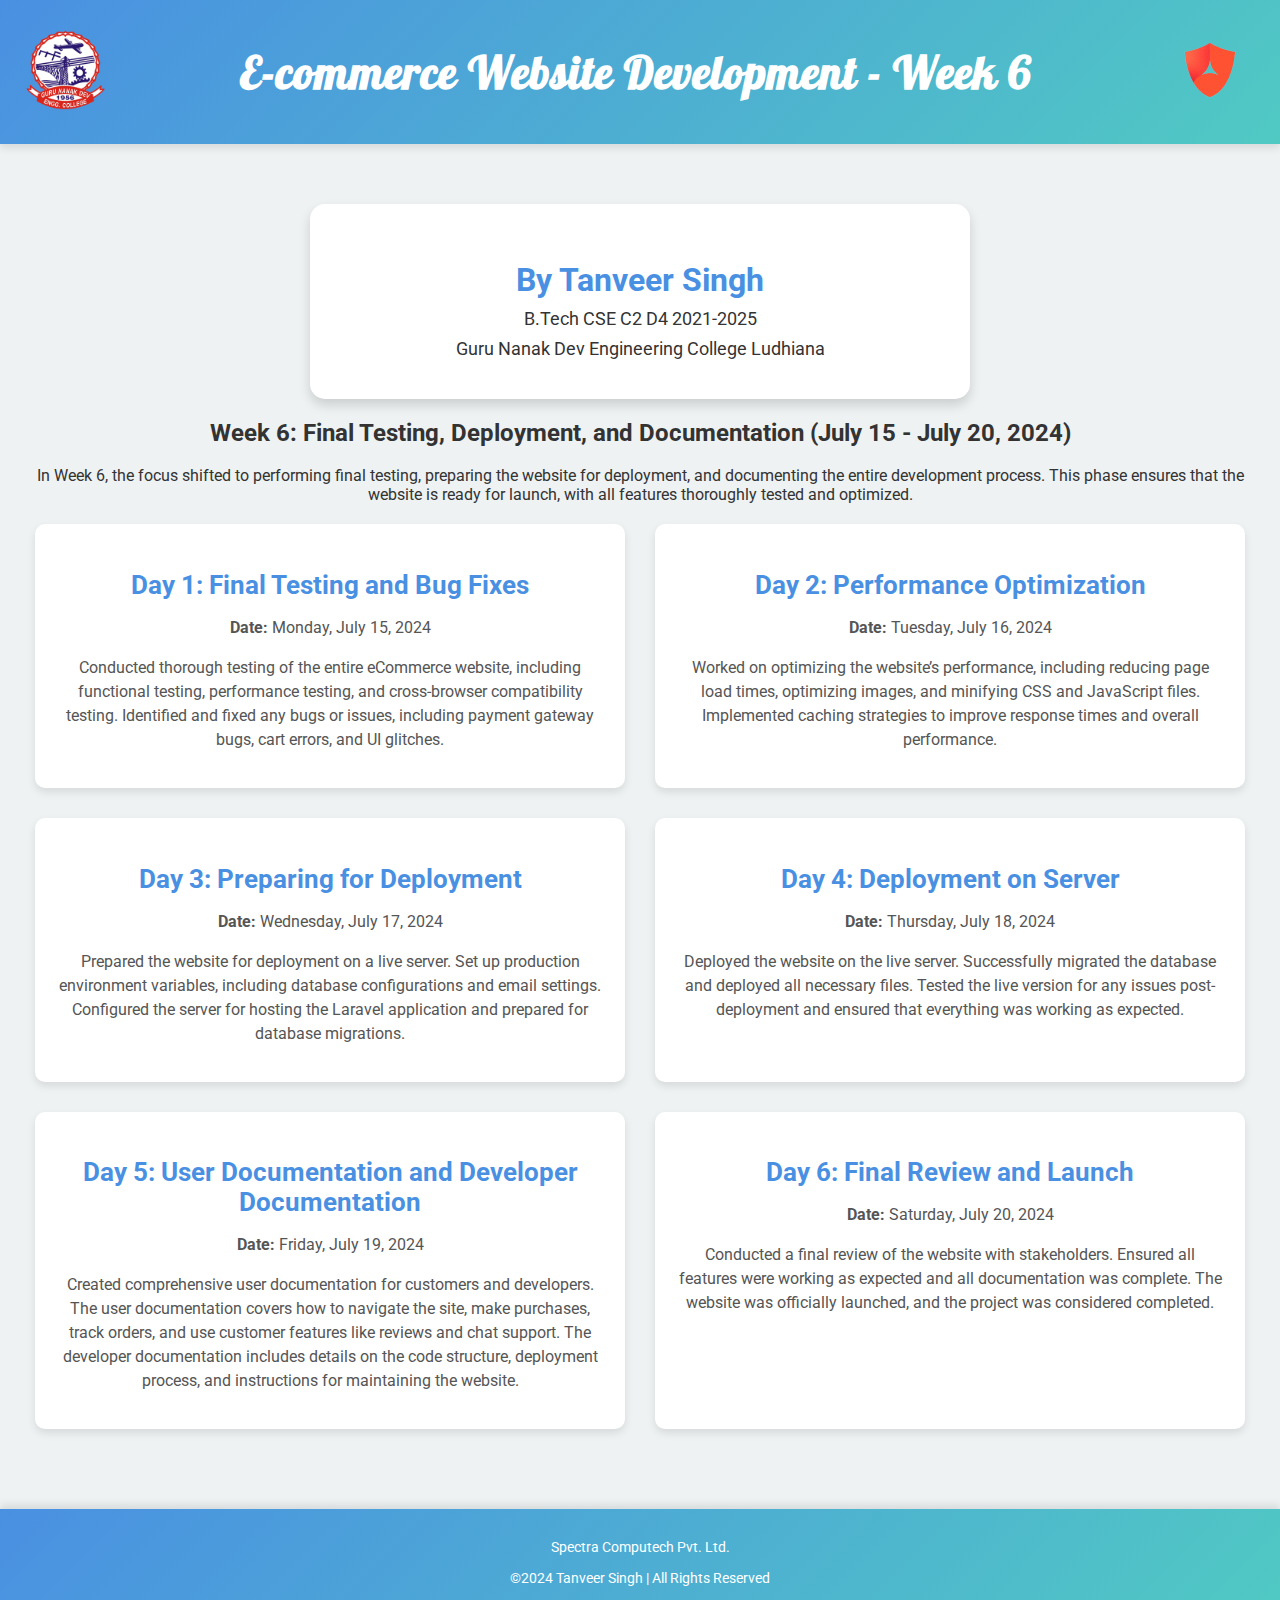
<file: week6.html>
<!DOCTYPE html>
<html lang="en">
<head>
    <meta charset="UTF-8">
    <meta name="viewport" content="width=device-width, initial-scale=1.0">
    <title>Week 6 - E-commerce Website Development</title>
    <link href="https://fonts.googleapis.com/css2?family=Roboto:wght@400;700&family=Lobster&display=swap" rel="stylesheet">
    <link rel="stylesheet" href="style.css">
</head>
<body>

    <div class="header">
        <div class="header-logo">
            <img src="gndec.png" alt="GNDEC Logo">
        </div>

        <div class="header-text">
            <h1>E-commerce Website Development - Week 6</h1>
        </div>

        <div class="header-logo">
            <img src="Spectra.png" alt="Spectra Logo">
        </div>
    </div>

    <main>
        <section class="about">
            <h2>By Tanveer Singh</h2>
            <p>B.Tech CSE C2 D4 2021-2025</p>
            <p>Guru Nanak Dev Engineering College Ludhiana</p>
        </section>

        <section class="week-container">
            <h2>Week 6: Final Testing, Deployment, and Documentation (July 15 - July 20, 2024)</h2>
            <p>In Week 6, the focus shifted to performing final testing, preparing the website for deployment, and documenting the entire development process. This phase ensures that the website is ready for launch, with all features thoroughly tested and optimized.</p>

            <div class="days-container">
                <div class="day">
                    <h3>Day 1: Final Testing and Bug Fixes</h3>
                    <p><strong>Date:</strong> Monday, July 15, 2024</p>
                    <p>Conducted thorough testing of the entire eCommerce website, including functional testing, performance testing, and cross-browser compatibility testing. Identified and fixed any bugs or issues, including payment gateway bugs, cart errors, and UI glitches.</p>
                </div>

                <div class="day">
                    <h3>Day 2: Performance Optimization</h3>
                    <p><strong>Date:</strong> Tuesday, July 16, 2024</p>
                    <p>Worked on optimizing the website’s performance, including reducing page load times, optimizing images, and minifying CSS and JavaScript files. Implemented caching strategies to improve response times and overall performance.</p>
                </div>

                <div class="day">
                    <h3>Day 3: Preparing for Deployment</h3>
                    <p><strong>Date:</strong> Wednesday, July 17, 2024</p>
                    <p>Prepared the website for deployment on a live server. Set up production environment variables, including database configurations and email settings. Configured the server for hosting the Laravel application and prepared for database migrations.</p>
                </div>

                <div class="day">
                    <h3>Day 4: Deployment on Server</h3>
                    <p><strong>Date:</strong> Thursday, July 18, 2024</p>
                    <p>Deployed the website on the live server. Successfully migrated the database and deployed all necessary files. Tested the live version for any issues post-deployment and ensured that everything was working as expected.</p>
                </div>

                <div class="day">
                    <h3>Day 5: User Documentation and Developer Documentation</h3>
                    <p><strong>Date:</strong> Friday, July 19, 2024</p>
                    <p>Created comprehensive user documentation for customers and developers. The user documentation covers how to navigate the site, make purchases, track orders, and use customer features like reviews and chat support. The developer documentation includes details on the code structure, deployment process, and instructions for maintaining the website.</p>
                </div>

                <div class="day">
                    <h3>Day 6: Final Review and Launch</h3>
                    <p><strong>Date:</strong> Saturday, July 20, 2024</p>
                    <p>Conducted a final review of the website with stakeholders. Ensured all features were working as expected and all documentation was complete. The website was officially launched, and the project was considered completed.</p>
                </div>
            </div>
        </section>
    </main>

    <footer>
        <p>Spectra Computech Pvt. Ltd.</p>
        <p>&copy;2024 Tanveer Singh | All Rights Reserved</p>
    </footer>

</body>
</html>
</file>
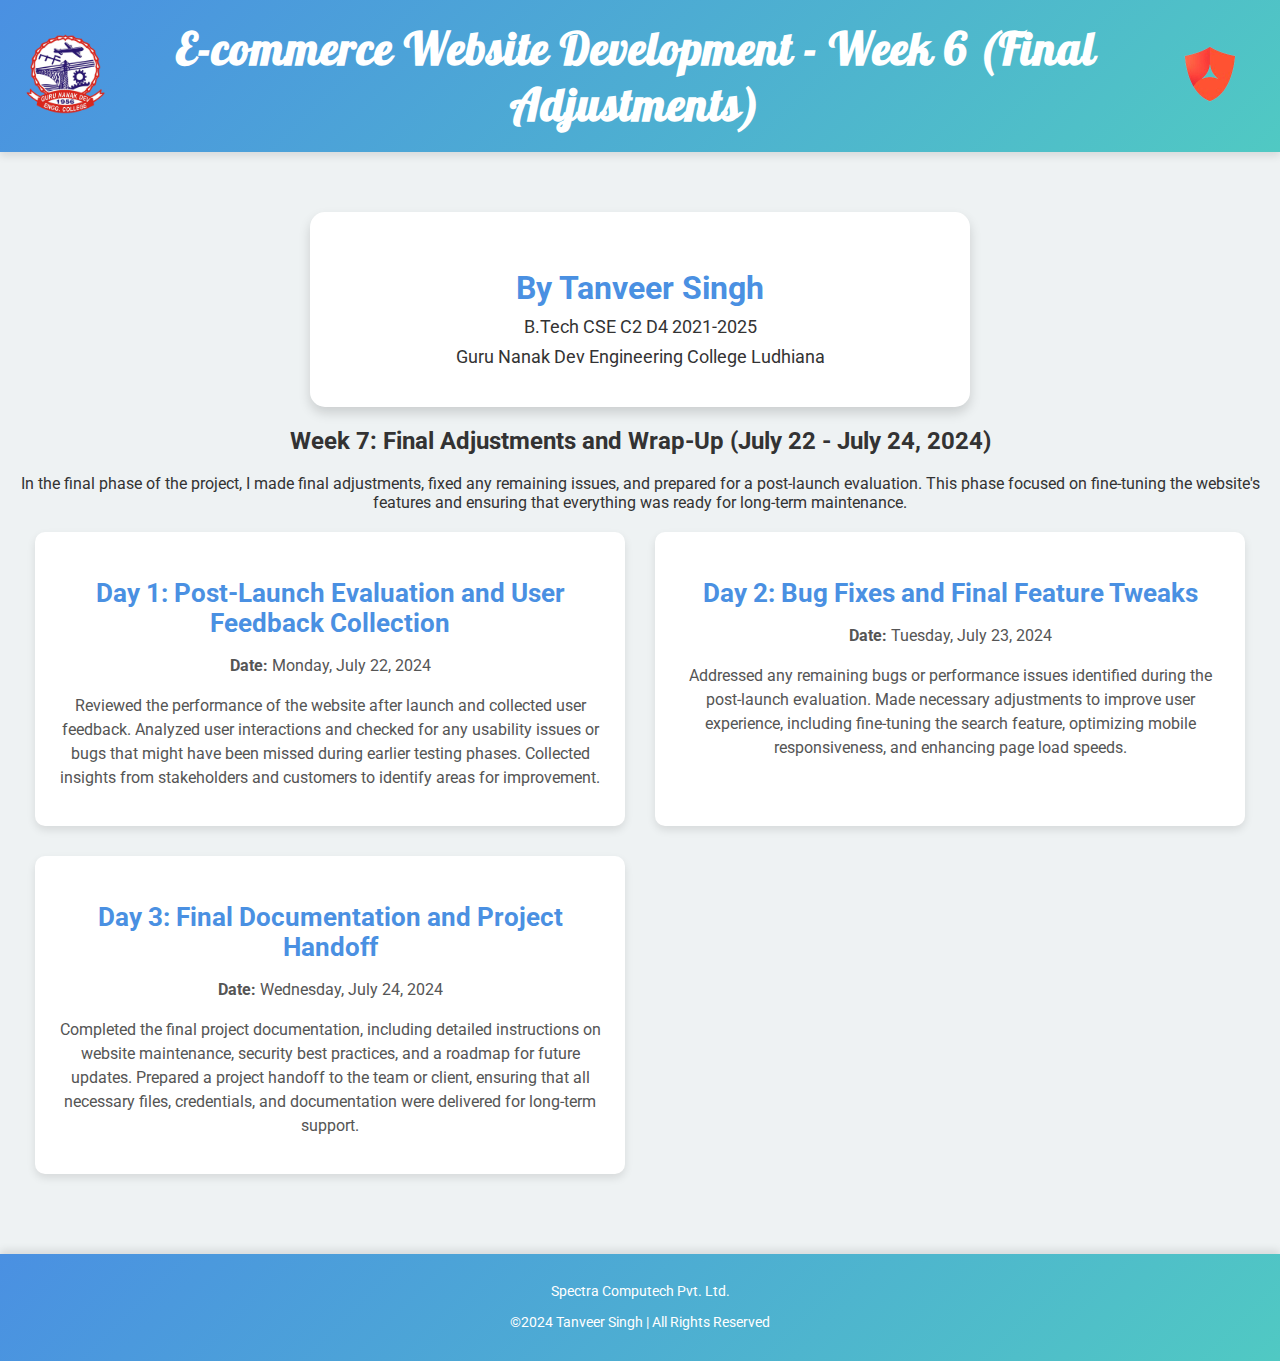
<file: week7.html>
<!DOCTYPE html>
<html lang="en">
<head>
    <meta charset="UTF-8">
    <meta name="viewport" content="width=device-width, initial-scale=1.0">
    <title>Week 6 - Final Adjustments and Wrap-Up</title>
    <link href="https://fonts.googleapis.com/css2?family=Roboto:wght@400;700&family=Lobster&display=swap" rel="stylesheet">
    <link rel="stylesheet" href="style.css">
</head>
<body>

    <div class="header">
        <div class="header-logo">
            <img src="gndec.png" alt="GNDEC Logo">
        </div>

        <div class="header-text">
            <h1>E-commerce Website Development - Week 6 (Final Adjustments)</h1>
        </div>

        <div class="header-logo">
            <img src="Spectra.png" alt="Spectra Logo">
        </div>
    </div>

    <main>
        <section class="about">
            <h2>By Tanveer Singh</h2>
            <p>B.Tech CSE C2 D4 2021-2025</p>
            <p>Guru Nanak Dev Engineering College Ludhiana</p>
        </section>

        <section class="week-container">
            <h2>Week 7: Final Adjustments and Wrap-Up (July 22 - July 24, 2024)</h2>
            <p>In the final phase of the project, I made final adjustments, fixed any remaining issues, and prepared for a post-launch evaluation. This phase focused on fine-tuning the website's features and ensuring that everything was ready for long-term maintenance.</p>

            <div class="days-container">
                <div class="day">
                    <h3>Day 1: Post-Launch Evaluation and User Feedback Collection</h3>
                    <p><strong>Date:</strong> Monday, July 22, 2024</p>
                    <p>Reviewed the performance of the website after launch and collected user feedback. Analyzed user interactions and checked for any usability issues or bugs that might have been missed during earlier testing phases. Collected insights from stakeholders and customers to identify areas for improvement.</p>
                </div>

                <div class="day">
                    <h3>Day 2: Bug Fixes and Final Feature Tweaks</h3>
                    <p><strong>Date:</strong> Tuesday, July 23, 2024</p>
                    <p>Addressed any remaining bugs or performance issues identified during the post-launch evaluation. Made necessary adjustments to improve user experience, including fine-tuning the search feature, optimizing mobile responsiveness, and enhancing page load speeds.</p>
                </div>

                <div class="day">
                    <h3>Day 3: Final Documentation and Project Handoff</h3>
                    <p><strong>Date:</strong> Wednesday, July 24, 2024</p>
                    <p>Completed the final project documentation, including detailed instructions on website maintenance, security best practices, and a roadmap for future updates. Prepared a project handoff to the team or client, ensuring that all necessary files, credentials, and documentation were delivered for long-term support.</p>
                </div>
            </div>
        </section>
    </main>

    <footer>
        <p>Spectra Computech Pvt. Ltd.</p>
        <p>&copy;2024 Tanveer Singh | All Rights Reserved</p>
    </footer>

</body>
</html>
</file>
<file: style.css>
body {
    margin: 0;
    font-family: 'Roboto', sans-serif;
    background-color: #eef2f3;
    color: #333;
}

.header {
    display: flex;
    justify-content: space-between;
    align-items: center;
    padding: 20px;
    background: linear-gradient(135deg, #4a90e2, #50c9c3);
    color: #fff;
    box-shadow: 0 4px 8px rgba(0, 0, 0, 0.1);
}

.header-logo img {
    height: 100px;
    width: auto;
}

.header-text {
    text-align: center;
}

.header-text h1 {
    margin: 0;
    font-family: 'Lobster', cursive;
    font-size: 2.8rem;
    letter-spacing: 1px;
}

.header-text p {
    margin: 5px 0;
    font-weight: 300;
    font-size: 1rem;
}

main {
    padding: 40px 20px;
    text-align: center;
}

.about {
    background: #fff;
    padding: 30px;
    margin: 20px auto;
    border-radius: 15px;
    box-shadow: 0 6px 12px rgba(0, 0, 0, 0.15);
    max-width: 600px;
    transition: transform 0.3s ease, box-shadow 0.3s ease;
}

.about:hover {
    transform: translateY(-10px);
    box-shadow: 0 12px 24px rgba(0, 0, 0, 0.2);
}

.about h2 {
    font-size: 2rem;
    color: #4a90e2;
    margin-bottom: 10px;
}

.about p {
    margin: 10px 0;
    font-size: 1.1rem;
}

.weeks-container {
    display: flex;
    flex-wrap: wrap;
    justify-content: center;
    gap: 15px;
    margin: 30px 0;
}

.week-btn {
    padding: 12px 25px;
    font-size: 1rem;
    font-weight: bold;
    color: #fff;
    background: linear-gradient(135deg, #50c9c3, #4a90e2);
    border: none;
    border-radius: 25px;
    cursor: pointer;
    transition: all 0.3s ease;
}

.week-btn:hover {
    background: linear-gradient(135deg, #4a90e2, #50c9c3);
    transform: scale(1.05);
}

.week-btn:active {
    transform: scale(1.02);
}

.days-container {
    display: grid;
    grid-template-columns: 1fr 1fr;
    gap: 30px;
    margin-top: 20px;
    padding: 0 15px;
}

.day {
    background-color: #fff;
    padding: 20px;
    border-radius: 10px;
    box-shadow: 0 4px 8px rgba(0, 0, 0, 0.1);
}

.day h3 {
    color: #4a90e2;
    font-size: 1.6rem;
    margin-bottom: 10px;
}

.day p {
    font-size: 1rem;
    line-height: 1.5;
    color: #555;
}

.day ul {
    padding-left: 20px;
}

.day ul li {
    margin-bottom: 10px;
}

footer {
    background: linear-gradient(135deg, #4a90e2, #50c9c3);
    color: #fff;
    text-align: center;
    padding: 15px;
    margin-top: 40px;
    font-size: 0.9rem;
    box-shadow: 0 -4px 8px rgba(0, 0, 0, 0.1);
}
</file>
